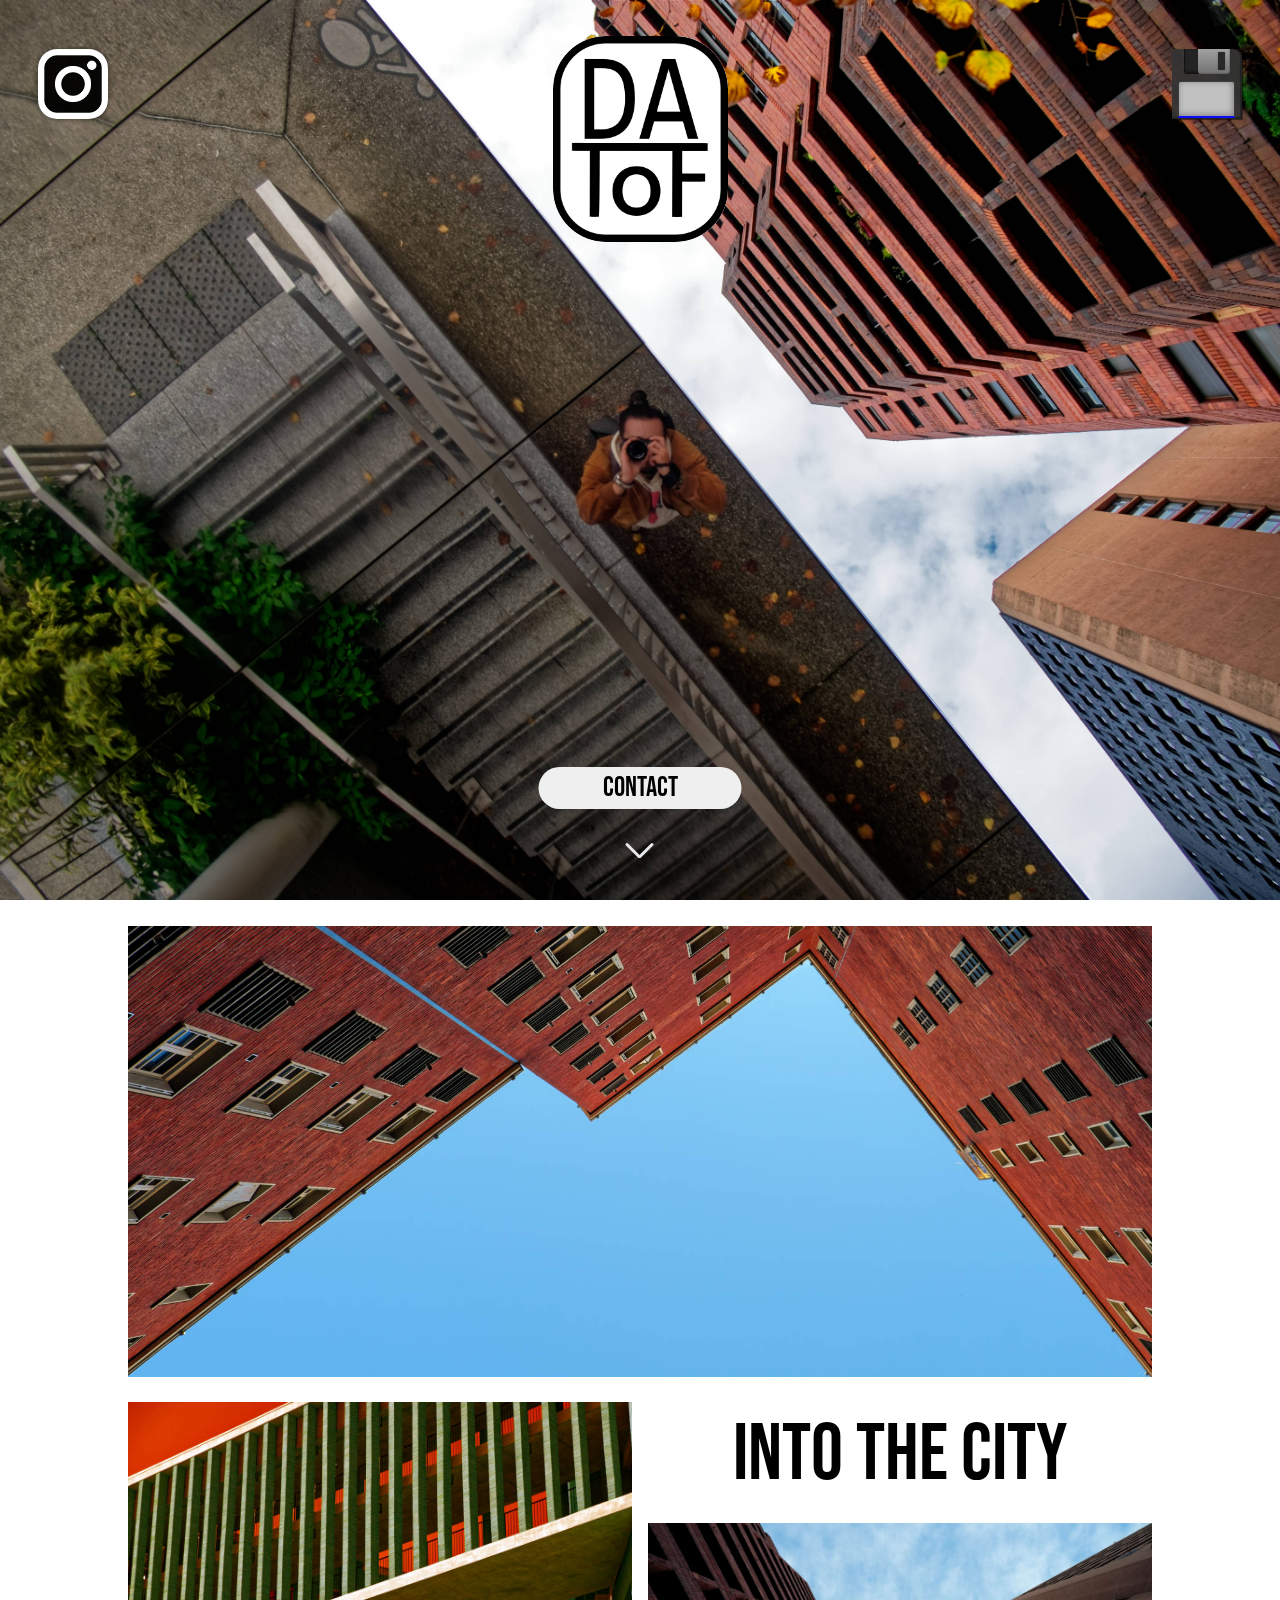
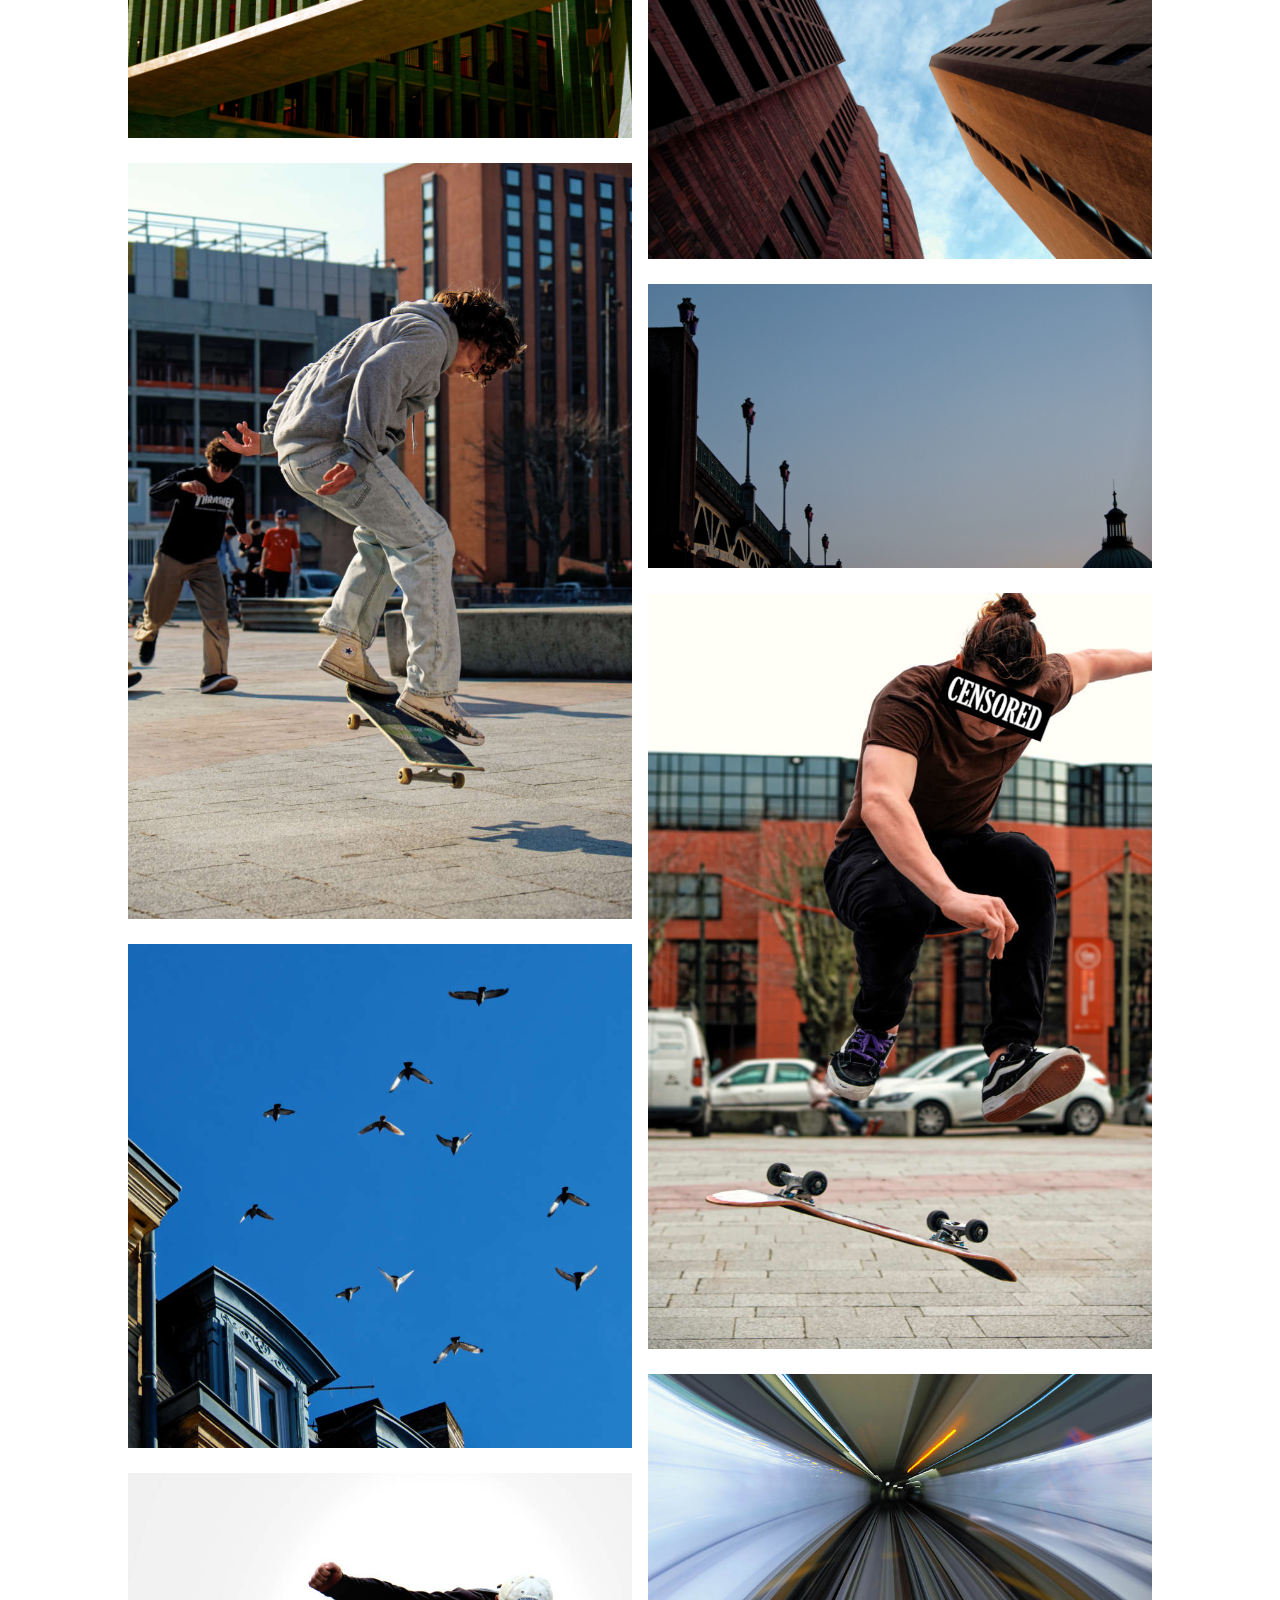
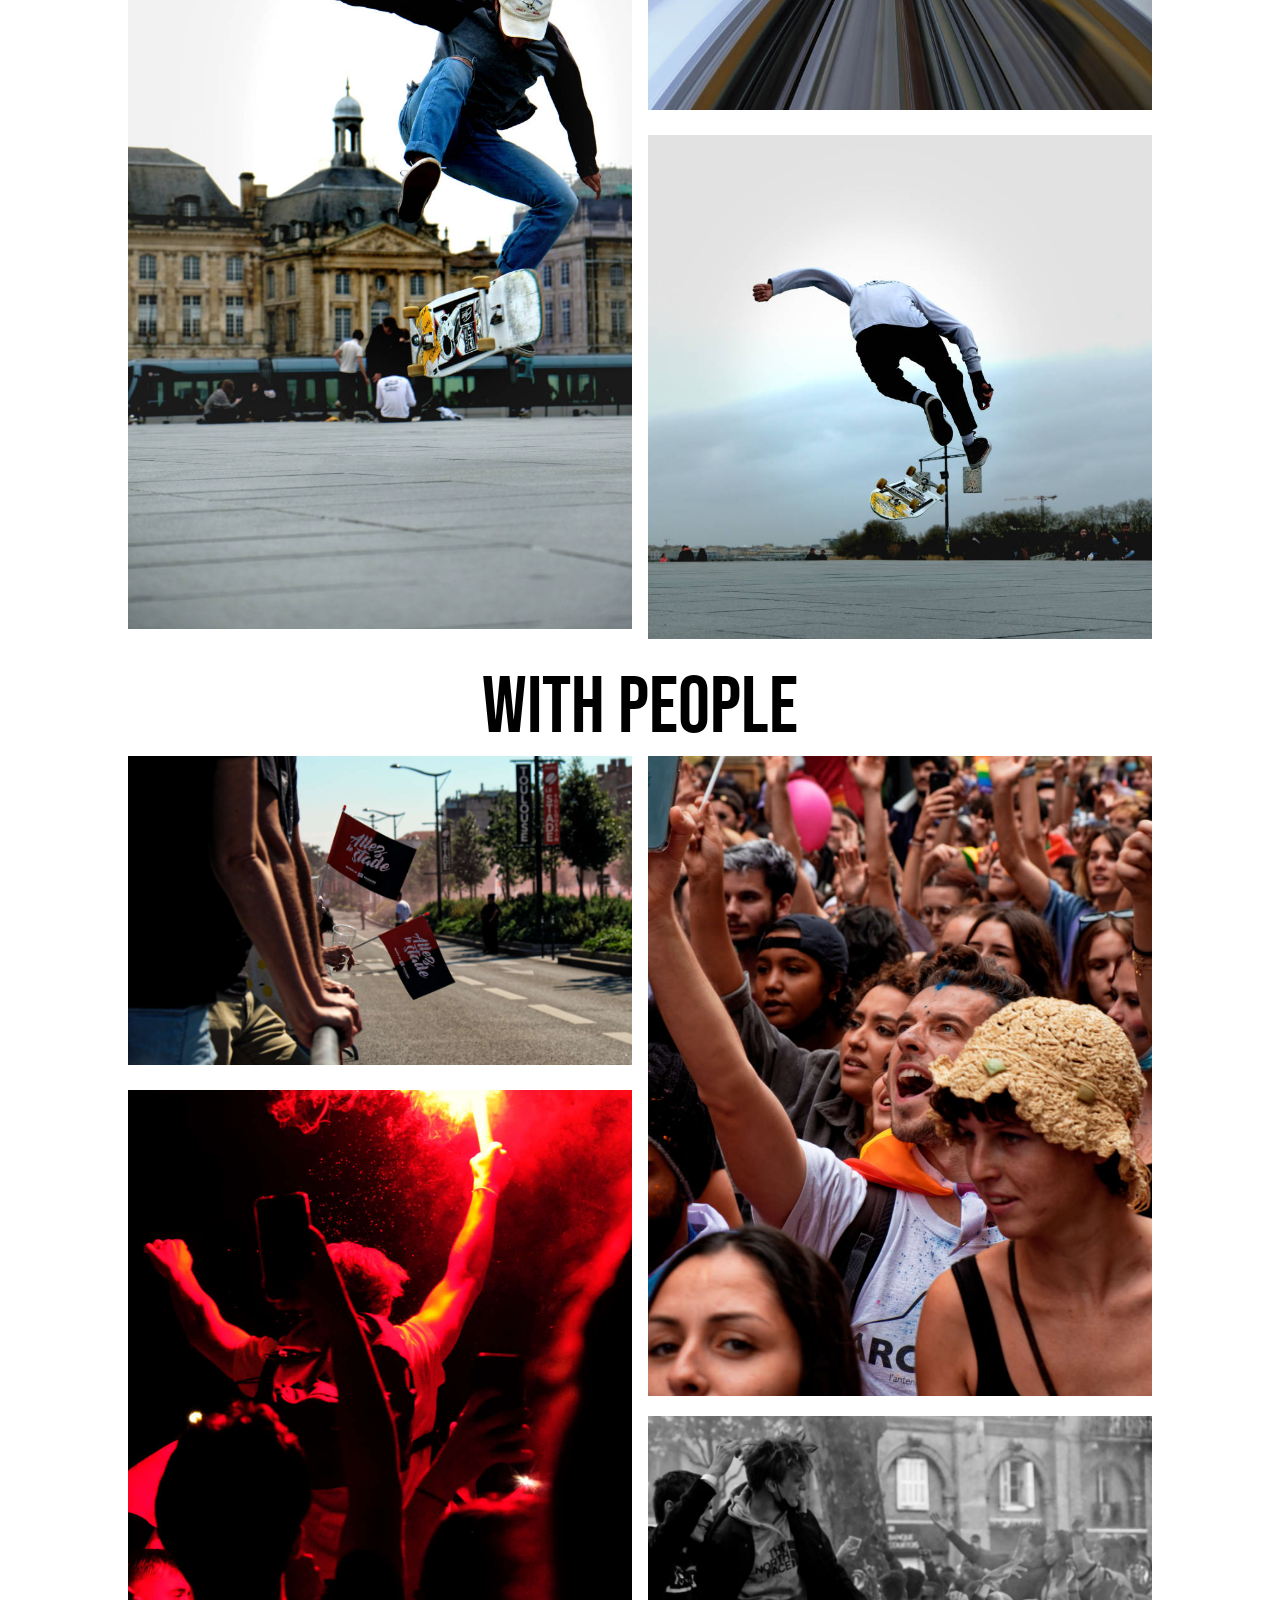
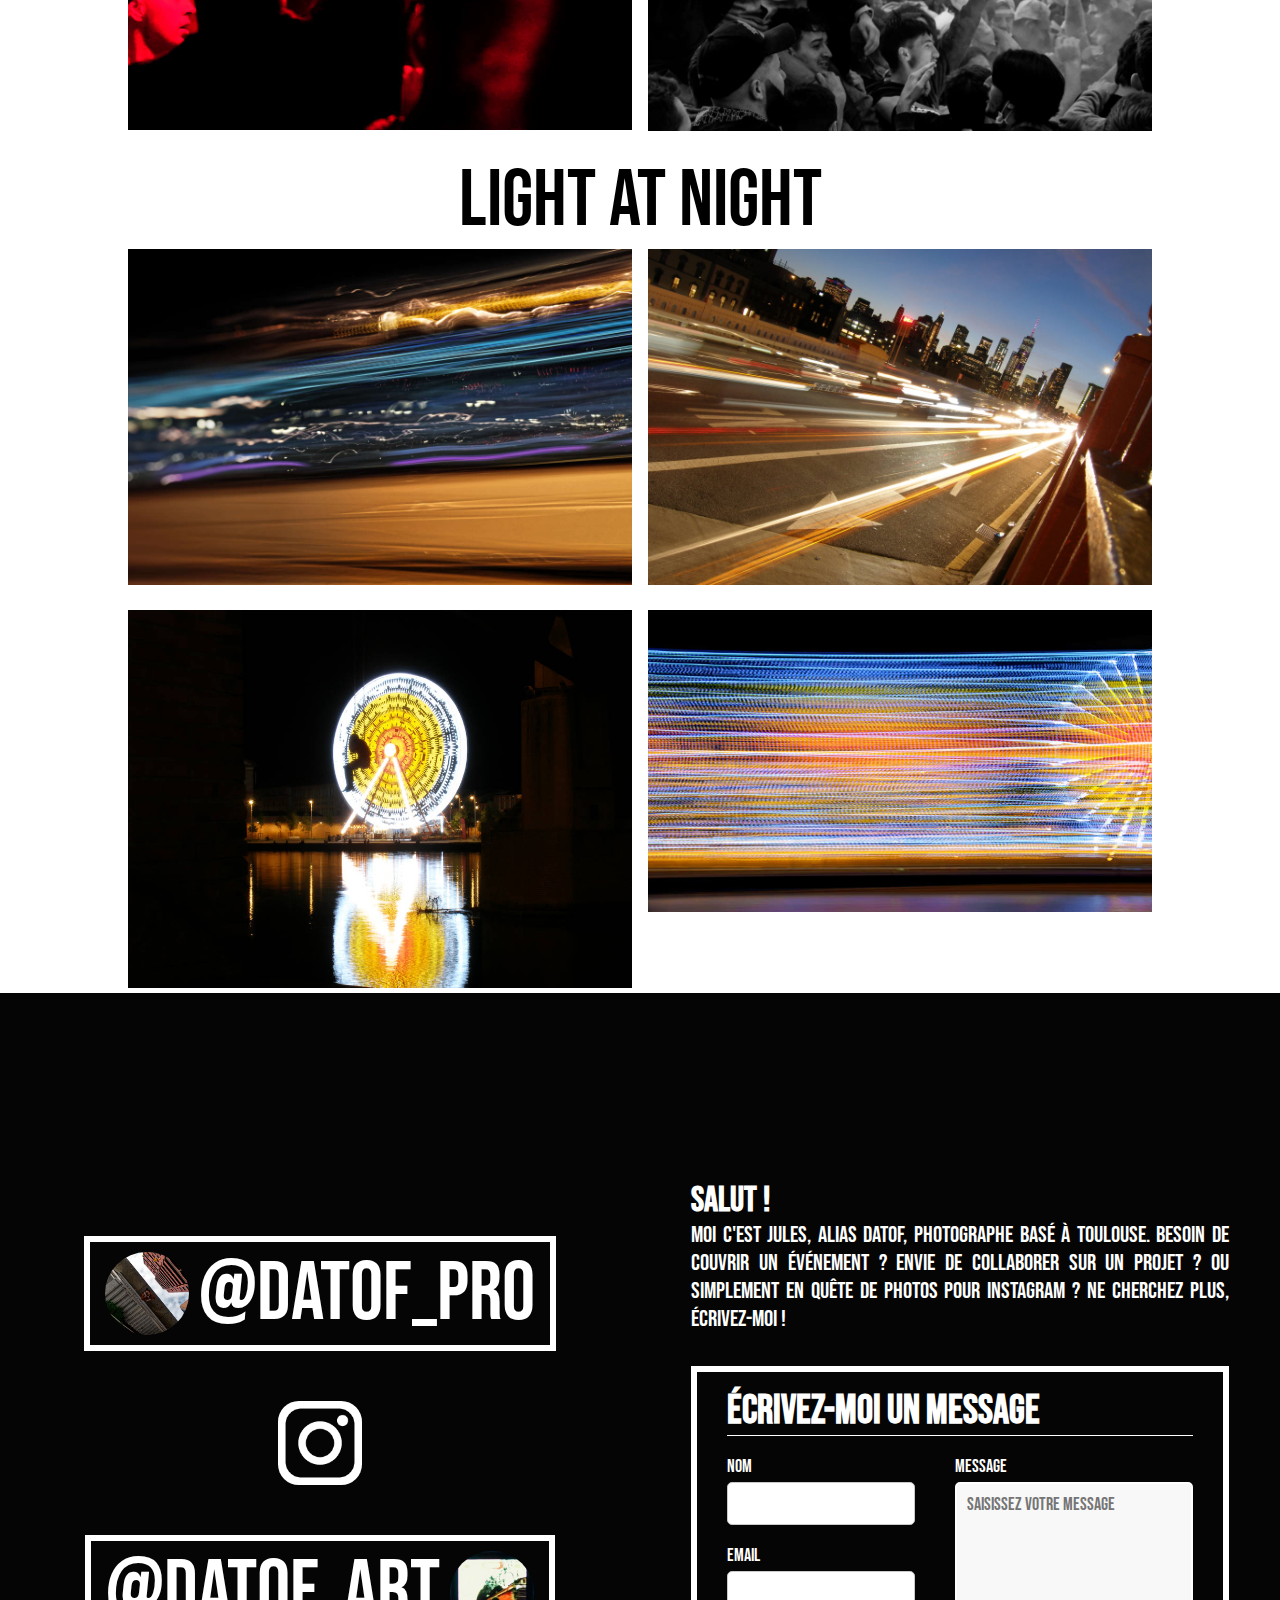
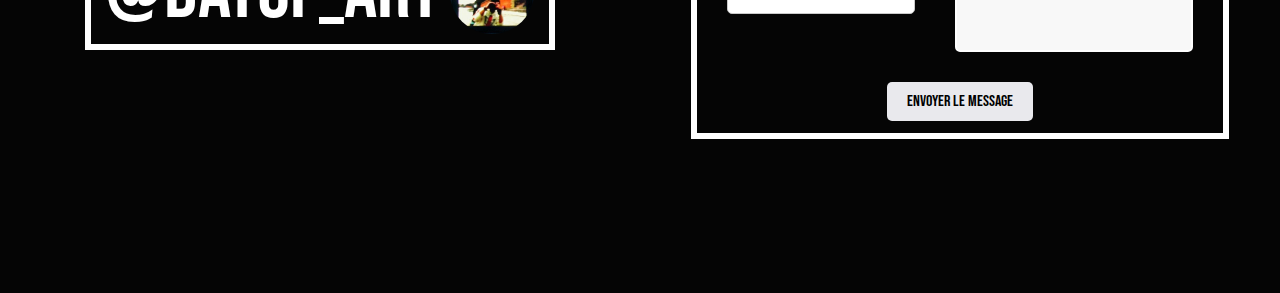
<file: index.html>
<!DOCTYPE html>
<html lang="fr">
    <head>
        <meta charset="utf-8">
        <meta http-equiv="X-UA-Compatible" content="IE=edge">
        <meta name="viewport" content="width=device-width, initial-scale=1.0">
        <title>Datof</title>
        <link rel="stylesheet" href="style.css">
    </head>

    <body>
        
        <div class="container">
            <div class="nav-menu">
                <nav class="nav1">
                    <div class="dropdown" style="position: relative;">
                        <a href="https://www.instagram.com/datof_pro/"><button class="link"><img class="insta" src="img/logo/insta.png" alt=""></button></a>
                    </div>
                </nav>

                <nav class="nav2">
                    <div class="dropdown" style="position: relative;">
                        <button class="link">
                            <div class="disk">
                                <div class="gap">
                                  <div class="metal">
                                    <div class="hole"></div>
                                  </div>
                                </div>
                                <div class="label"></div>
                            </div>
                        </button>
                        <div class="dropdown-menu">
                            <li>Mes expos</li>
                            <div class="separation" style="background: black; margin-bottom: 10px;"></div>
                            <section class="event">
                                <img src="img/logo/levallon.png" alt="">
                                <div class="dates">16/05 - 12/06</div>
                                <h1>Exposition</h1>
                                <li>Le Vallon, Rangueil</li>
                            </section>
                            <li>Mes séries</li>
                            <div class="separation" style="background: black; margin-bottom: 10px;"></div>
                            <section class="event">
                                <img src="img/logo/london.png" alt="">
                                <div class="dates">03/22</div>
                                <h1>Londres</h1>
                                <li>UK</li>
                            </section>
                            <section class="event">
                                <img src="img/logo/Pride.png" alt="">
                                <div class="dates">10/21</div>
                                <h1>Pride</h1>
                                <li>Toulouse</li>
                            </section>
                            <section class="event">
                                <img src="img/logo/paupart.jpg" alt="">
                                <div class="dates">07/21</div>
                                <h1>Pyrotechnique</h1>
                                <li>Pau, PAUPART</li>
                            </section>
                            <section class="event">
                                <img src="img/logo/ST.png" alt="">
                                <div class="dates">06/21</div>
                                <h1>Victoire SToulousain</h1>
                                <li>Toulouse</li>
                            </section>
                        </div>
                    </div>
                </nav>

                <nav class="nav3">
                    <a href="#last"><button>Contact</button></a>
                    <div class="arrow-down">
                        <div class="left"></div>
                        <div class="right"></div>
                    </div>
                </nav>
            </div>

            <section class="one">
                <div align="center"><img src="img/logo/datof.png" alt=""></div>
            </section>

            <section class="two" id="second">

                <div class="side"></div>
                <div class="image-gallery">

                    <div><img src="img/DSCF3791_DxO.jpg" style="width: 100%; margin-bottom: 2%;" alt=""></div>
                    
                    <div class="goutiere">
                        <div><img src="img/DSCF9752_DxO.jpg" alt=""></div>
                        <div><img src="img/DSCF9414_DxO.jpg" alt=""></div>
                        <div><img src="img/DSCF6428_DxO.jpg" alt=""></div>
                        <div><img src="img/IMG_20200229_115320.jpg" alt=""></div>
                        <div class="txt-gallery" style="padding-top: 1%;">INTO THE CITY</div>
                        <div><img src="img/DSCF1864_DxO.jpg" alt=""></div>
                        <div><img src="img/DSCF5219_DxO.jpg" alt=""></div>
                        <div><img src="img/DSCF8702_DxO.jpg" alt=""></div>
                        <div><img src="img/DSCF2335_DxO.jpg" alt=""></div>
                        <div><img src="img/IMG_20200229_115003.jpg" alt=""></div>
                    </div>
                    
                    <div class="txt-gallery">WITH PEOPLE</div>

                    <div class="goutiere">
                        <div><img src="img/DSCF3266_DxO.jpg" alt=""></div>
                        <div style="height: 50vw;"><img src="img/DSCF2904_DxO.jpg" alt=""></div>
                        <div style="height: 50vw;"><img src="img/DSCF6873_DxO-1.jpg" alt=""></div>
                        <div><img src="img/DSCF1190_DxO.jpg" alt=""></div>
                    </div>

                    <div class="txt-gallery">LIGHT AT NIGHT</div>

                    <div class="goutiere">
                        <div><img src="img/DSCF1867_DxO.jpg" alt=""></div>
                        <div><img src="img/P1011683_DxO.jpg" alt=""></div>
                        <div><img src="img/P1012166_DxO.jpg" alt=""></div>
                        <div><img src="img/DSCF4930_DxO.jpg" alt=""></div>
                    </div>
                </div>
                <div class="side"></div>
            </section>


            <section class="four" id="last">

                <div class="four-left">
                    <div class="insta-links">
                        <a href="https://www.instagram.com/datof_pro/"><button class="link" style="padding: 0px 15px 0px 5px;"><img src="img/logo/datof_pro.jpg" alt="">@datof_pro</button></a>
                        <img src="img/logo/insta.png" alt="">
                        <a href="https://www.instagram.com/datof_art/"><button class="link" style="padding: 0px 5px 0px 15px;">@datof_art<img src="img/logo/datof_art.jpg" alt=""></button></a>
                    </div>
                </div>
                <div class="four-right">
                    <div class="separation"></div>
                    <div class="prese">
                        <h2>Salut !</h2> Moi c'est Jules, alias Datof, photographe basé à Toulouse.
                        Besoin de couvrir un événement ? Envie de collaborer sur un projet ?
                        Ou simplement en quête de photos pour instagram ? Ne cherchez plus, écrivez-moi !
                    </div>
                    <div class="separation"></div>
                    <form action="">
                        <h1>Écrivez-moi un message</h1>
                        <div class="ligne" style="background-color: white; width: 100%; height: 1px;"></div>
                        <div class="corps-formulaire">
                            <div class="gauche">
                                <div class="groupe">
                                    <label>Nom</label>
                                    <input type="text">
                                    <i class="fas fa-user"></i>
                                </div>
                                <div class="groupe">
                                    <label>Email</label>
                                    <input type="text">
                                    <i class="fas fa-envelope"></i>
                                </div>
                            </div>
                            <div class="droite">
                                <div class="groupe">
                                    <label>Message</label>
                                    <textarea placeholder="Saisissez votre message"></textarea>
                                </div>
                            </div>
                        </div>
            
                        <div class="pied-formulaire" align="center">
                            <button>Envoyer le message</button>
                        </div>
                    </form>
                </div>
            </section>

        </div>
    </body>
</html>
</file>
<file: style.css>
@import url('https://fonts.googleapis.com/css2?family=Bebas+Neue&display=swap');

*,
*::before,
*::after {
    margin: 0;
    padding: 0;
    box-sizing: border-box;
    font-family: 'Bebas Neue', 'Times New Roman', Times, serif;
    -webkit-transform-style: preserve 3d;
    /* font-family:'Times New Roman', Times, serif; */
}

html {
    scroll-behavior:smooth;
    /* scroll-snap-type: y mandatory; */
    overflow-y: scroll;
    user-select: none;
    scrollbar-width: none;
    background: black;
}

::-webkit-scrollbar {
    display: none;
}

.separation {
    width: 100%;
    height: 1px;
}


/* //////////////////////////////////////////MODULES DE NAVIGATION /////////////////////////////*/

.nav-menu {
    position: fixed;
    align-items: center;
    height: 100vh;
    width: 100vw;
    display: grid;
    grid-template-areas: "a b c"
                         "d d d"
                         "e f g";
    grid-template-rows: 70px 1fr 150px;
    grid-template-columns: 70px 1fr 70px;
    padding: 4vh 3vw;
}

nav {
    justify-content: center;
    align-items: center;
    list-style: none;
    font-size: 27px;
    height: 45px;
}

.dropdown {
    display: flex;
    justify-content: space-between;
    align-items: center;
}

.nav1 {
    width: min-content;
    grid-area: a;
}

.nav2 {
    grid-area: c;
}

.nav3 {
    grid-area: f;
}

.link {
    display: flex;
    align-items: center;
    background: none;
    border: none;
    cursor: pointer;
    font-size: 40px;
    color: white;
}

.insta {
    height: 70px;
    border-radius: 19px;
    background: rgba(0, 0, 0, 0.935);
    box-shadow: 0 0 5px rgba(0, 0, 0, 0.5);
    transition: all 0.5s;
}

.insta:hover {
    background: rgb(131,58,180);
    background: linear-gradient(-150deg, rgba(131, 58, 180, 1) 20%,
                                         rgb(255, 71, 71) 50%,
                                         rgb(255, 182, 81) 80%);
    transform: scale(1.15);
}

.nav2 .dropdown:hover > .dropdown-menu {
    opacity: 1;
    transform: translateY(0);
    -webkit-transform: translateY(0);
    -webkit-transform-style: preserve 3d;
    -webkit-transform: translateZ(0);
    visibility: visible;
}

.nav-menu:hover > .dropdown-menu {
    opacity: 0;
    visibility: hidden;
}

.disk {
    background:rgba(51, 51, 51, 0.935);
    width:70px;
    height:70px;
    margin:auto;
    border-radius:1%;
    border-top-right-radius:9px;
    box-shadow:1px 1px 1px RGBA(0,0,0, 0.5),
               -2px -2px 1px rgba(34, 34, 34, 0.935) inset;
    transition: transform 0.5s;
    -webkit-transition: transform 0.5s;
}
  
.gap {
    background:rgba(34, 34, 34, 0.935);
    width:46px;
    height:25px;
    margin:auto;
    border:1px solid #121212f0;
    border-top:0;
    border-right:0;
    border-radius:0 0 3px 3px;
    box-shadow:-1px -1px 3px rgba(17, 17, 17, 0.935) inset;
}
  
.metal {
    background:linear-gradient(to bottom, rgba(170, 170, 170, 0.935), rgba(119, 119, 119, 0.935));
    width:32px;
    margin-left:13px;
    height:25px;
    border-radius:0 0 3px 3px;
    box-shadow:-1px -1px 1px RGBA(50, 50, 50, 0.25) inset;
}

.metal:hover {
    margin-left:0;
    transition:all 0.4s linear;
}
  
.disk:hover {
    transform: scale(1.15);
}
  
.hole {
    background:rgba(34, 34, 34, 0.935);
    width:7px;
    height:18px;
    margin-left:auto;
    margin-right:5px;
    position:relative;
    top:3px;
    border-radius:1px;
    box-shadow:0 0 1px #212121f0;
}
  
.label {
    background:rgba(204, 204, 204, 0.935);
    width:57px;
    height:37px;
    margin:7px auto 0 auto;
    border:1px solid rgba(51, 51, 51, 0.935);
    border-bottom:2px solid rgba(0, 0, 255, 0.935);
    border-radius:3px 3px 0 0;
    box-shadow:-1px -1px 6px rgba(119, 119, 119, 0.935) inset;
}

.dropdown-menu {
    position: absolute;
    right: 0;
    top: calc(100% + .25rem);
    width: 300px;
    height: min-content;
    background-color: white;
    padding: .75rem;
    border-radius: .25rem;
    box-shadow: 10px 10px 10px 5px rgba(0, 0, 0, .7);
    opacity: 0;
    visibility: hidden;
    transform : translateY(-10px);
    -webkit-transform: translateY(-10px);
    transition: opacity 0.3s ease-in-out, transform 0.3s ease-in-out;
    -webkit-transition: opacity 0.3s ease-in-out, transform 0.3s ease-in-out;
}

.event {
    font-size: 15px;
    color: black;
    padding-bottom: 12.5px;
    align-items: center;
}

.dates {
    position: absolute;
    height: 40px;
}

.event img {
    position: absolute;
    width: 40px;
}

.dates {
    right: 10px;
    font-size: 27px;
}

.event h1,
.event li {
    margin-left: 50px;
}

.nav3 a {
    left: 50%;
    position: absolute;
    transform: translateX(-50%);
}

.nav3 button {
    padding: 0.5vh 5vw;
    font-size: 1.75rem;
    cursor: pointer;
    border: 0px;
    color: black;
    border-radius: 30px;
    transition: transform 0.5s;
}

.nav3 button:hover {
    transform: scale(1.10);
}

.arrow-down {
    position: relative;
    left: 50%;
    margin: 72px 0 0 -17px;
    animation: arrow 0.5s 1s infinite ease-out alternate;
}

.left, .right {
    position: absolute;
    height: 3px;
    width: 20px;
    background: #e9e9ed;
    top: 10px;
    border-radius: 4px;
}

.left{
    transform: rotate(225deg);
}

.right{
    left: 13px;
    transform: rotate(-45deg);
}

section {
    justify-content: center;
    background: white;
}

/* ////////////////////////////////////////////PREMIERE SECTION////////////////////////// */

.one {
    height: 100vh;
    width: 100vw;
    padding: 4vh;
    background: url('img/DSCF7647_DxO-4.jpg');
    background-size: cover;
    background-position: center;
    scroll-snap-align: start;
    display: flex;
}

.one div {
    display: flex;
    width: 175px;
    height: min-content;
    justify-content: center;
    align-items: center;
    overflow: hidden;
}

.one img {
    background: white;
    border-radius: 53px;
    object-fit: cover;
    max-width: inherit;
    max-height: inherit;
    height: inherit;
    width: inherit;
}

/* ////////////////////////////////////////////DEUXIEME SECTION////////////////////////// */

.two {
    scroll-snap-align: start;
    justify-content: center;
    text-align: center;
    display: flex;
}

.side {
    flex: 1;
    justify-content: center;
    display: flex;
    flex-direction: column;
}

.image-gallery {
    flex: 8;
    display: block;
    padding-top: 2%;
}

.goutiere {
    display: block;
    columns: 2;
}

.goutiere div {
    width: 100%;
    margin-bottom: 4%;
    overflow: hidden;
}

.goutiere img {
    object-fit: cover;
    max-width: inherit;
    max-height: inherit;
    height: inherit;
    width: inherit;
}

.txt-gallery {
    font-size: 80px;
    color: black;
}
/* ////////////////////////////////////////////QUATRIEME SECTION////////////////////////// */

.four {
    height: 100vh;
    width: 100vw;
    display: flex;
    position: relative;
    background: rgb(5, 5, 5);
    color: white;
    justify-content:center;
    align-items:center;
    z-index: 10;
}

.four-right,
.four-left {
    height: 100%;
    width: 50%;
    padding: 4%;
    justify-content: center;
    align-items: center;
    display: flex;
    flex-direction: column;
    color: white;
}

.four-right .separation {
    background: white;
    width: 35%;
    margin-top: 3%;
    margin-bottom: 3%;
    visibility: hidden;
}

.insta-links {
    display: flex;
    flex-flow: column;
    height: min-content;
    width: auto;
    align-items: center;
}

.insta-links img,
.insta-links button img {
    display: flex;
    height: 6.5vw;
    width: 6.5vw;
    background-position: center;
    background-repeat: no-repeat;
    background-size: cover;
    position: relative;
}

.insta-links img {
    border-radius: 25%;
    margin: 50px;
}

.insta-links button img {
    border-radius: 50%;
    margin: 10px;
}

.insta-links a {
    text-decoration: none;
}

.insta-links button {
    transition: transform 0.5s;
    font-size: 6.5vw;
    border: solid;
    border-width: 6px;
    border-color: white;
}

.insta-links button:hover {
    transform: scale(1.1);
}

.prese {
    font-size: 23px;
    text-align: justify;
}

form {
    background-color: white;
    padding: 15px 30px 30px 30px;
    border-radius: px;
    border: solid 6px white;
    background: rgb(5, 5, 5);
    width: 100%;
    font-size: 18px;
}

form h1 {
    font-size: 40px;
}

.corps-formulaire {
    display: flex;
    flex-wrap: wrap;
    width: 100%;
    height: 62%;
}

.groupe {
    position: relative;
    margin-top: 20px;
    display: flex;
    flex-direction: column;

}
.gauche {
    flex: 2;
}

.droite {
    margin-left: 40px;
    flex: 4;
}

.gauche .groupe input {
    margin-top: 5px;
    padding: 10px 5px 10px 30px;
    border: 1px solid #c9c9c9;
    outline-color: red;
    border-radius: 5px;
    font-size: 18px;
}

.gauche .groupe i {
    position: absolute;
    left: 0;
    top: 28px;
    padding: 9px 8px;
    color: white;
}

.droite .groupe {
    height: 100%;
}

.droite .groupe textarea {
    margin-top: 5px;
    padding: 10px;
    background-color: #f8f8f8;
    border: 2px solid white;
    outline: none;
    border-radius: 5px;
    resize: none;
    height: 100%;
    font-size: 18px;
}

.pied-formulaire button {
    margin-top: 50px;
    background-color: #e9e9ed;
    color: black;
    font-size: 16px;
    border: none;
    padding: 10px 20px;
    border-radius: 5px;
    outline: none;
    cursor: pointer;
    transition: transform 0.5s;
}

.pied-formulaire button:hover {
    transform: scale(1.05);
}

/* ////////////////////////////////////////// FONCTIONS //////////////////////////////////////// */

@media screen and (max-width: 1123px) {
    .gauche {
        width: 100%;
        flex: none;
    }

    .droite {
        margin-left: 0;
        width: 100%;
        flex: none;
    }

    .pied-formulaire button {
        margin-top: 65px;
    }
}

@media screen and (max-width: 900px) {

    html {
        scroll-snap-type: none;
    }

    .insta {
        background: rgba(0, 0, 0, 0.75);

    }

    .side {
        flex: 0;
    }

    .image-gallery {
        flex: 10;
    }

    .goutiere {
        width: 100%;
        columns: 1;
        column-width: 100%;
    }

    .goutiere div {
        width: 100%;
        overflow: visible;
    }

    .txt-gallery {
        padding-bottom: 0%;
        font-size: 0px;
    }

    .four {
        height: auto;
        flex-direction: column;
        justify-content: space-between;
        padding: 4%;
    }

    .four .separation {
        width: 50%;
        visibility: visible;
    }
    
    .four-left,
    .four-right {
        width:90vw;
        height: auto;
        padding: 0%;
    }

    .insta-links {
        flex-flow: row wrap;
        justify-content: center;
    }

    .insta-links img,
    .insta-links button img {
        height: 50px;
        width: 50px;
    }
    
    .insta-links img {
        border-radius: 25%;
        margin: 15px;
    }
    
    .insta-links button {
        font-size: 40px;
        border-width: 3px;
    }

    .prese {
        width: 90vw;
    }

    form {
        height: auto;
        padding-bottom: 10px;
    }
}

@media screen and (max-width: 657px) {

    .four .separation {
        margin-top: 5%;
        margin-bottom: 5%;
    }


    .insta-links {
        flex-flow: column;
    }
}

@media screen and (max-width: 404px) {
    .one div {
        width: 125px;
    }

    .one img {
        border-radius: 38px;
    }
    
    .prese {
        width: auto;
    }

    form {
        width: auto;
    }

    .gauche {
        margin-top: 35%;
        margin-left: 50%;
        transform: translate(-50%,-50%);
    }

    .droite {
        margin-left: 0%;
        transform: translate(0,-50%);
    }

    .corps-formulaire {
        margin-bottom: 0;
    }

    .groupe {
        margin-top: 0;

    }

    .gauche .groupe input {
        margin-bottom: 5px;
    }

    .pied-formulaire button {
        margin-top: 0px;
    }
}

@media screen and (max-height: 750px) {
    html {
        scroll-snap-type: none;
    }
}

@keyframes arrow{
    0% {
      bottom: -0.5rem;
    }
    100%{
      bottom: 0.5rem;
    }
}
</file>
